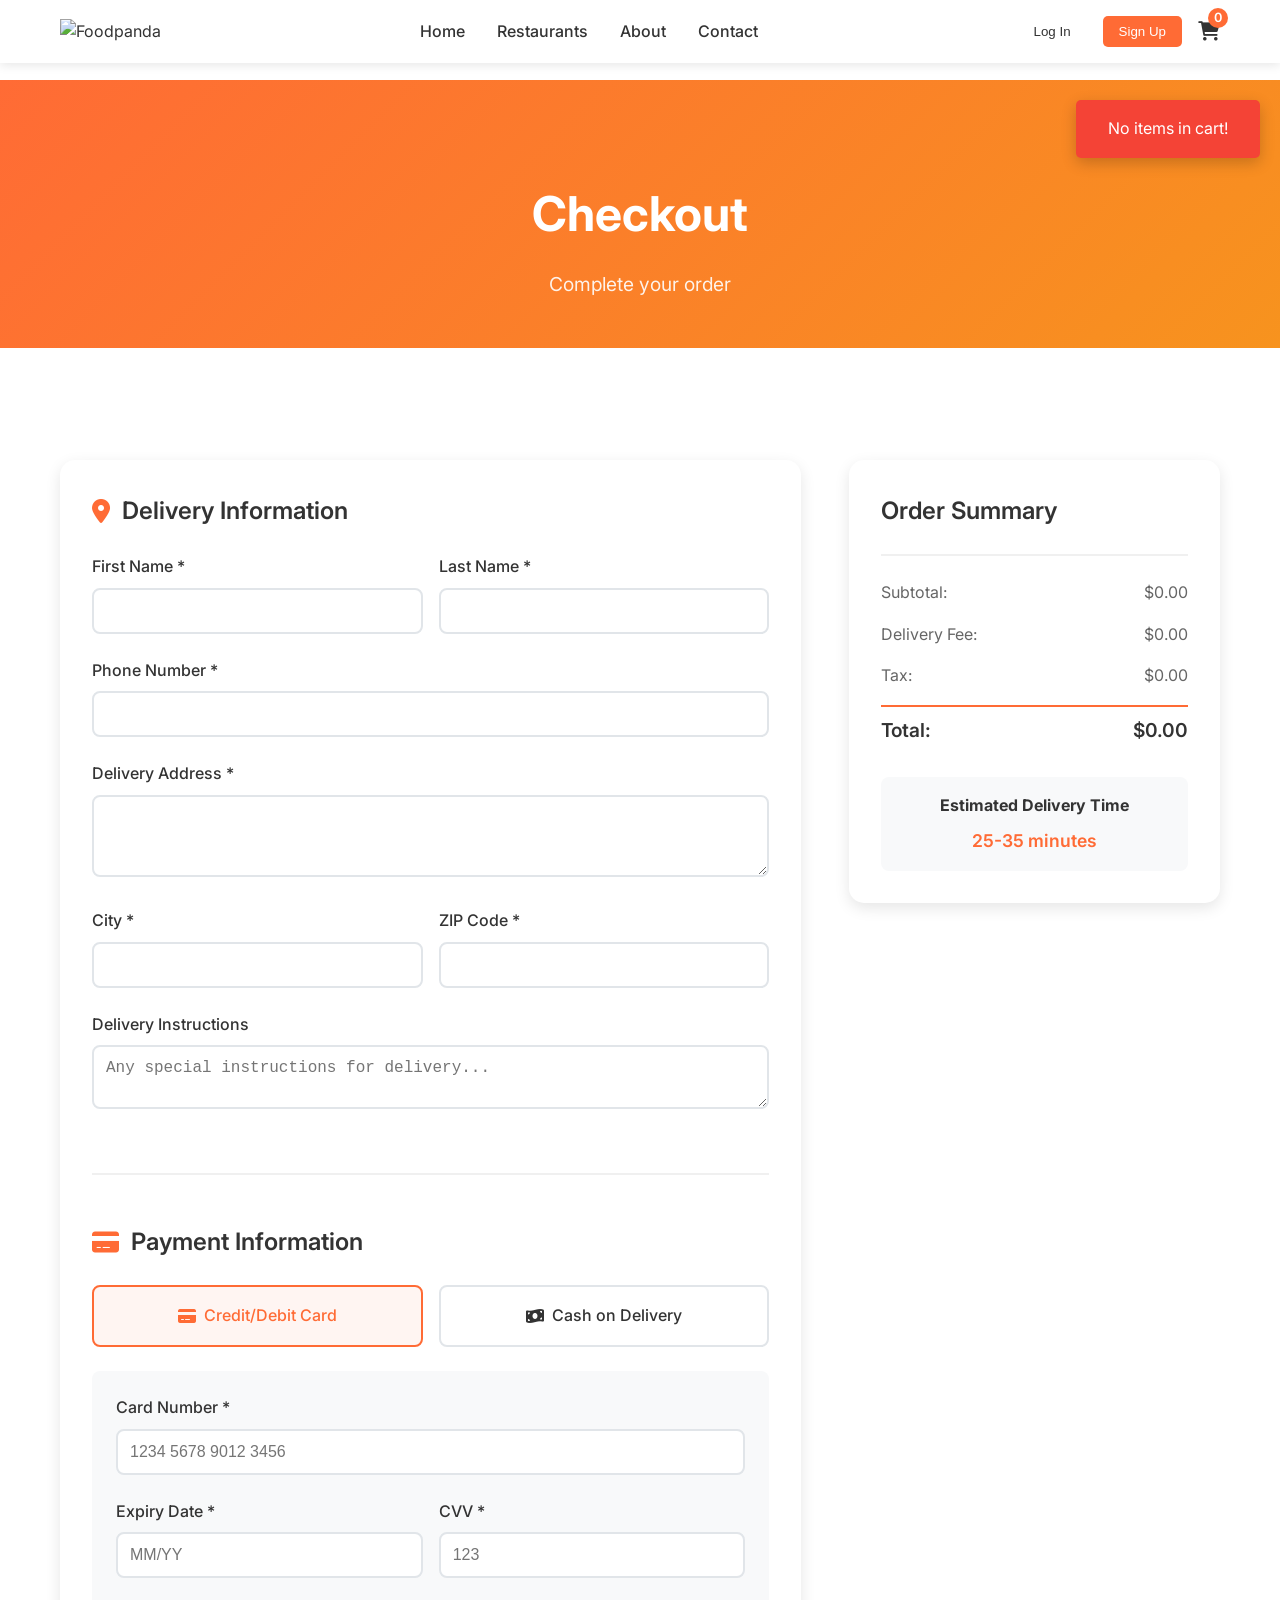
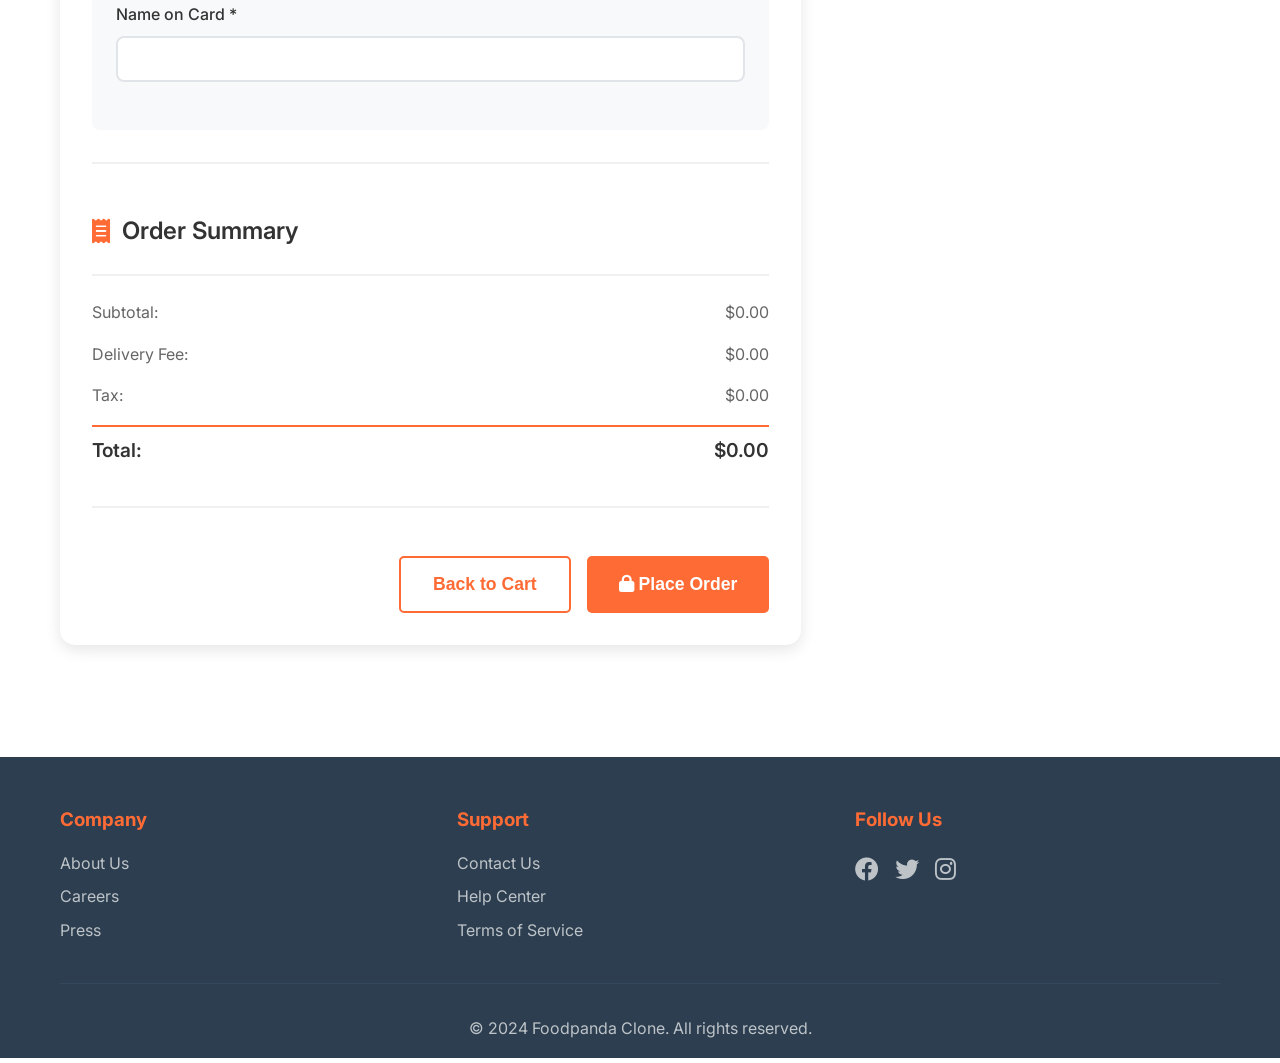
<file: pages/checkout.html>
<!DOCTYPE html>
<html lang="en">
<head>
    <meta charset="UTF-8">
    <meta name="viewport" content="width=device-width, initial-scale=1.0">
    <title>Checkout - Foodpanda</title>
    <link rel="stylesheet" href="../css/main.css">
    <link rel="stylesheet" href="../css/checkout.css">
    <link href="https://cdnjs.cloudflare.com/ajax/libs/font-awesome/6.0.0/css/all.min.css" rel="stylesheet">
    <link href="https://fonts.googleapis.com/css2?family=Inter:wght@300;400;500;600;700&display=swap" rel="stylesheet">
</head>
<body>
    <!-- Header -->
    <header class="header">
        <nav class="navbar">
            <div class="nav-container">
                <div class="nav-brand">
                    <img src="../images/logo.png" alt="Foodpanda" class="logo">
                </div>
                <div class="nav-menu">
                    <ul class="nav-list">
                        <li><a href="../index.html" class="nav-link">Home</a></li>
                        <li><a href="restaurants.html" class="nav-link">Restaurants</a></li>
                        <li><a href="about.html" class="nav-link">About</a></li>
                        <li><a href="contact.html" class="nav-link">Contact</a></li>
                    </ul>
                </div>
                <div class="nav-actions">
                    <button class="btn-login" onclick="location.href='login.html'">Log In</button>
                    <button class="btn-signup" onclick="location.href='signup.html'">Sign Up</button>
                    <div class="cart-icon" onclick="location.href='cart.html'">
                        <i class="fas fa-shopping-cart"></i>
                        <span class="cart-count">0</span>
                    </div>
                </div>
                <div class="mobile-menu-toggle">
                    <i class="fas fa-bars"></i>
                </div>
            </div>
        </nav>
    </header>

    <!-- Page Header -->
    <section class="page-header">
        <div class="container">
            <h1>Checkout</h1>
            <p>Complete your order</p>
        </div>
    </section>

    <!-- Checkout Content -->
    <section class="checkout-section">
        <div class="container">
            <div class="checkout-layout">
                <!-- Checkout Form -->
                <div class="checkout-form-section">
                    <form class="checkout-form" id="checkoutForm">
                        <!-- Delivery Information -->
                        <div class="form-section">
                            <h2>
                                <i class="fas fa-map-marker-alt"></i>
                                Delivery Information
                            </h2>
                            
                            <div class="form-row">
                                <div class="form-group">
                                    <label for="firstName" class="form-label">First Name *</label>
                                    <input type="text" id="firstName" name="firstName" class="form-input" required>
                                </div>
                                <div class="form-group">
                                    <label for="lastName" class="form-label">Last Name *</label>
                                    <input type="text" id="lastName" name="lastName" class="form-input" required>
                                </div>
                            </div>
                            
                            <div class="form-group">
                                <label for="phone" class="form-label">Phone Number *</label>
                                <input type="tel" id="phone" name="phone" class="form-input" required>
                            </div>
                            
                            <div class="form-group">
                                <label for="address" class="form-label">Delivery Address *</label>
                                <textarea id="address" name="address" class="form-input" rows="3" required></textarea>
                            </div>
                            
                            <div class="form-row">
                                <div class="form-group">
                                    <label for="city" class="form-label">City *</label>
                                    <input type="text" id="city" name="city" class="form-input" required>
                                </div>
                                <div class="form-group">
                                    <label for="zipCode" class="form-label">ZIP Code *</label>
                                    <input type="text" id="zipCode" name="zipCode" class="form-input" required>
                                </div>
                            </div>
                            
                            <div class="form-group">
                                <label for="deliveryInstructions" class="form-label">Delivery Instructions</label>
                                <textarea id="deliveryInstructions" name="deliveryInstructions" class="form-input" rows="2" placeholder="Any special instructions for delivery..."></textarea>
                            </div>
                        </div>
                        
                        <!-- Payment Information -->
                        <div class="form-section">
                            <h2>
                                <i class="fas fa-credit-card"></i>
                                Payment Information
                            </h2>
                            
                            <div class="payment-methods">
                                <div class="payment-option">
                                    <input type="radio" id="card" name="paymentMethod" value="card" checked>
                                    <label for="card" class="payment-label">
                                        <i class="fas fa-credit-card"></i>
                                        Credit/Debit Card
                                    </label>
                                </div>
                                <div class="payment-option">
                                    <input type="radio" id="cash" name="paymentMethod" value="cash">
                                    <label for="cash" class="payment-label">
                                        <i class="fas fa-money-bill-wave"></i>
                                        Cash on Delivery
                                    </label>
                                </div>
                            </div>
                            
                            <div class="card-details" id="cardDetails">
                                <div class="form-group">
                                    <label for="cardNumber" class="form-label">Card Number *</label>
                                    <input type="text" id="cardNumber" name="cardNumber" class="form-input" placeholder="1234 5678 9012 3456">
                                </div>
                                
                                <div class="form-row">
                                    <div class="form-group">
                                        <label for="expiryDate" class="form-label">Expiry Date *</label>
                                        <input type="text" id="expiryDate" name="expiryDate" class="form-input" placeholder="MM/YY">
                                    </div>
                                    <div class="form-group">
                                        <label for="cvv" class="form-label">CVV *</label>
                                        <input type="text" id="cvv" name="cvv" class="form-input" placeholder="123">
                                    </div>
                                </div>
                                
                                <div class="form-group">
                                    <label for="cardName" class="form-label">Name on Card *</label>
                                    <input type="text" id="cardName" name="cardName" class="form-input">
                                </div>
                            </div>
                        </div>
                        
                        <!-- Order Summary -->
                        <div class="form-section">
                            <h2>
                                <i class="fas fa-receipt"></i>
                                Order Summary
                            </h2>
                            
                            <div class="order-items" id="orderItems">
                                <!-- Order items will be loaded here -->
                            </div>
                            
                            <div class="order-totals">
                                <div class="total-row">
                                    <span>Subtotal:</span>
                                    <span id="subtotal">$0.00</span>
                                </div>
                                <div class="total-row">
                                    <span>Delivery Fee:</span>
                                    <span id="deliveryFee">$0.00</span>
                                </div>
                                <div class="total-row">
                                    <span>Tax:</span>
                                    <span id="tax">$0.00</span>
                                </div>
                                <div class="total-row total">
                                    <span>Total:</span>
                                    <span id="total">$0.00</span>
                                </div>
                            </div>
                        </div>
                        
                        <!-- Submit Button -->
                        <div class="form-actions">
                            <button type="button" class="btn btn-secondary" onclick="location.href='cart.html'">
                                Back to Cart
                            </button>
                            <button type="submit" class="btn btn-primary">
                                <i class="fas fa-lock"></i>
                                Place Order
                            </button>
                        </div>
                    </form>
                </div>
                
                <!-- Order Summary Sidebar -->
                <div class="order-summary-sidebar">
                    <div class="summary-card">
                        <h3>Order Summary</h3>
                        
                        <div class="summary-items" id="summaryItems">
                            <!-- Summary items will be loaded here -->
                        </div>
                        
                        <div class="summary-totals">
                            <div class="summary-row">
                                <span>Subtotal:</span>
                                <span id="summarySubtotal">$0.00</span>
                            </div>
                            <div class="summary-row">
                                <span>Delivery Fee:</span>
                                <span id="summaryDeliveryFee">$0.00</span>
                            </div>
                            <div class="summary-row">
                                <span>Tax:</span>
                                <span id="summaryTax">$0.00</span>
                            </div>
                            <div class="summary-row total">
                                <span>Total:</span>
                                <span id="summaryTotal">$0.00</span>
                            </div>
                        </div>
                        
                        <div class="delivery-info">
                            <h4>Estimated Delivery Time</h4>
                            <p id="deliveryTime">25-35 minutes</p>
                        </div>
                    </div>
                </div>
            </div>
        </div>
    </section>

    <!-- Footer -->
    <footer class="footer">
        <div class="container">
            <div class="footer-content">
                <div class="footer-section">
                    <h3>Company</h3>
                    <ul>
                        <li><a href="about.html">About Us</a></li>
                        <li><a href="#">Careers</a></li>
                        <li><a href="#">Press</a></li>
                    </ul>
                </div>
                <div class="footer-section">
                    <h3>Support</h3>
                    <ul>
                        <li><a href="contact.html">Contact Us</a></li>
                        <li><a href="#">Help Center</a></li>
                        <li><a href="#">Terms of Service</a></li>
                    </ul>
                </div>
                <div class="footer-section">
                    <h3>Follow Us</h3>
                    <div class="social-links">
                        <a href="#"><i class="fab fa-facebook"></i></a>
                        <a href="#"><i class="fab fa-twitter"></i></a>
                        <a href="#"><i class="fab fa-instagram"></i></a>
                    </div>
                </div>
            </div>
            <div class="footer-bottom">
                <p>&copy; 2024 Foodpanda Clone. All rights reserved.</p>
            </div>
        </div>
    </footer>

    <script src="../js/main.js"></script>
    <script src="../js/checkout.js"></script>
</body>
</html>
</file>
<file: css/main.css>
/* Main CSS - Global Styles */
* {
    margin: 0;
    padding: 0;
    box-sizing: border-box;
}

body {
    font-family: 'Inter', sans-serif;
    line-height: 1.6;
    color: #333;
    background-color: #fff;
}

.container {
    max-width: 1200px;
    margin: 0 auto;
    padding: 0 20px;
}

/* Header Styles */
.header {
    background: #fff;
    box-shadow: 0 2px 10px rgba(0,0,0,0.1);
    position: fixed;
    top: 0;
    left: 0;
    right: 0;
    z-index: 1000;
}

.navbar {
    padding: 1rem 0;
}

.nav-container {
    max-width: 1200px;
    margin: 0 auto;
    padding: 0 20px;
    display: flex;
    justify-content: space-between;
    align-items: center;
}

.logo {
    height: 40px;
}

.nav-list {
    display: flex;
    list-style: none;
    gap: 2rem;
}

.nav-link {
    text-decoration: none;
    color: #333;
    font-weight: 500;
    transition: color 0.3s;
}

.nav-link:hover,
.nav-link.active {
    color: #ff6b35;
}

.nav-actions {
    display: flex;
    align-items: center;
    gap: 1rem;
}

.btn-login,
.btn-signup {
    padding: 0.5rem 1rem;
    border: none;
    border-radius: 5px;
    font-weight: 500;
    cursor: pointer;
    transition: all 0.3s;
}

.btn-login {
    background: transparent;
    color: #333;
}

.btn-signup {
    background: #ff6b35;
    color: white;
}

.btn-signup:hover {
    background: #e55a2b;
}

.cart-icon {
    position: relative;
    cursor: pointer;
    font-size: 1.2rem;
    color: #333;
}

.cart-count {
    position: absolute;
    top: -8px;
    right: -8px;
    background: #ff6b35;
    color: white;
    border-radius: 50%;
    width: 20px;
    height: 20px;
    display: flex;
    align-items: center;
    justify-content: center;
    font-size: 0.8rem;
    font-weight: 600;
}

.mobile-menu-toggle {
    display: none;
    font-size: 1.5rem;
    cursor: pointer;
}

/* Button Styles */
.btn {
    padding: 0.75rem 1.5rem;
    border: none;
    border-radius: 5px;
    font-weight: 500;
    cursor: pointer;
    transition: all 0.3s;
    text-decoration: none;
    display: inline-block;
    text-align: center;
}

.btn-primary {
    background: #ff6b35;
    color: white;
}

.btn-primary:hover {
    background: #e55a2b;
}

.btn-secondary {
    background: transparent;
    color: #ff6b35;
    border: 2px solid #ff6b35;
}

.btn-secondary:hover {
    background: #ff6b35;
    color: white;
}

/* Section Styles */
section {
    padding: 4rem 0;
}

.section-title {
    text-align: center;
    font-size: 2.5rem;
    font-weight: 700;
    margin-bottom: 3rem;
    color: #333;
}

/* Card Styles */
.card {
    background: white;
    border-radius: 10px;
    box-shadow: 0 5px 15px rgba(0,0,0,0.1);
    overflow: hidden;
    transition: transform 0.3s, box-shadow 0.3s;
}

.card:hover {
    transform: translateY(-5px);
    box-shadow: 0 10px 25px rgba(0,0,0,0.15);
}

/* Grid Styles */
.grid {
    display: grid;
    gap: 2rem;
}

.grid-2 {
    grid-template-columns: repeat(auto-fit, minmax(300px, 1fr));
}

.grid-3 {
    grid-template-columns: repeat(auto-fit, minmax(250px, 1fr));
}

.grid-4 {
    grid-template-columns: repeat(auto-fit, minmax(200px, 1fr));
}

/* Form Styles */
.form-group {
    margin-bottom: 1rem;
}

.form-label {
    display: block;
    margin-bottom: 0.5rem;
    font-weight: 500;
    color: #333;
}

.form-input {
    width: 100%;
    padding: 0.75rem;
    border: 2px solid #e1e5e9;
    border-radius: 5px;
    font-size: 1rem;
    transition: border-color 0.3s;
}

.form-input:focus {
    outline: none;
    border-color: #ff6b35;
}

/* Footer Styles */
.footer {
    background: #2c3e50;
    color: white;
    padding: 3rem 0 1rem;
}

.footer-content {
    display: grid;
    grid-template-columns: repeat(auto-fit, minmax(250px, 1fr));
    gap: 2rem;
    margin-bottom: 2rem;
}

.footer-section h3 {
    margin-bottom: 1rem;
    color: #ff6b35;
}

.footer-section ul {
    list-style: none;
}

.footer-section ul li {
    margin-bottom: 0.5rem;
}

.footer-section a {
    color: #bdc3c7;
    text-decoration: none;
    transition: color 0.3s;
}

.footer-section a:hover {
    color: #ff6b35;
}

.social-links {
    display: flex;
    gap: 1rem;
}

.social-links a {
    font-size: 1.5rem;
    color: #bdc3c7;
    transition: color 0.3s;
}

.social-links a:hover {
    color: #ff6b35;
}

.footer-bottom {
    text-align: center;
    padding-top: 2rem;
    border-top: 1px solid #34495e;
    color: #bdc3c7;
}

/* Responsive Design */
@media (max-width: 768px) {
    .nav-menu {
        display: none;
    }
    
    .mobile-menu-toggle {
        display: block;
    }
    
    .nav-actions {
        gap: 0.5rem;
    }
    
    .btn-login,
    .btn-signup {
        padding: 0.4rem 0.8rem;
        font-size: 0.9rem;
    }
    
    .section-title {
        font-size: 2rem;
    }
    
    section {
        padding: 2rem 0;
    }
}

@media (max-width: 480px) {
    .container {
        padding: 0 15px;
    }
    
    .nav-container {
        padding: 0 15px;
    }
    
    .section-title {
        font-size: 1.8rem;
    }
}

/* Utility Classes */
.text-center {
    text-align: center;
}

.text-left {
    text-align: left;
}

.text-right {
    text-align: right;
}

.mb-1 { margin-bottom: 0.5rem; }
.mb-2 { margin-bottom: 1rem; }
.mb-3 { margin-bottom: 1.5rem; }
.mb-4 { margin-bottom: 2rem; }

.mt-1 { margin-top: 0.5rem; }
.mt-2 { margin-top: 1rem; }
.mt-3 { margin-top: 1.5rem; }
.mt-4 { margin-top: 2rem; }

.hidden {
    display: none;
}

.visible {
    display: block;
}

/* Loading Animation */
.loading {
    display: inline-block;
    width: 20px;
    height: 20px;
    border: 3px solid #f3f3f3;
    border-top: 3px solid #ff6b35;
    border-radius: 50%;
    animation: spin 1s linear infinite;
}

@keyframes spin {
    0% { transform: rotate(0deg); }
    100% { transform: rotate(360deg); }
}
</file>
<file: css/checkout.css>
/* Checkout Page Specific Styles */

/* Page Header */
.page-header {
    background: linear-gradient(135deg, #ff6b35 0%, #f7931e 100%);
    color: white;
    padding: 6rem 0 3rem;
    margin-top: 80px;
    text-align: center;
}

.page-header h1 {
    font-size: 3rem;
    font-weight: 700;
    margin-bottom: 1rem;
}

.page-header p {
    font-size: 1.2rem;
    opacity: 0.9;
}

/* Checkout Layout */
.checkout-layout {
    display: grid;
    grid-template-columns: 2fr 1fr;
    gap: 3rem;
    padding: 3rem 0;
}

/* Checkout Form */
.checkout-form-section {
    background: white;
    border-radius: 15px;
    padding: 2rem;
    box-shadow: 0 5px 15px rgba(0,0,0,0.1);
}

.form-section {
    margin-bottom: 3rem;
    padding-bottom: 2rem;
    border-bottom: 2px solid #f0f0f0;
}

.form-section:last-child {
    border-bottom: none;
    margin-bottom: 0;
}

.form-section h2 {
    font-size: 1.5rem;
    font-weight: 600;
    margin-bottom: 1.5rem;
    color: #333;
    display: flex;
    align-items: center;
    gap: 0.75rem;
}

.form-section h2 i {
    color: #ff6b35;
}

.form-row {
    display: grid;
    grid-template-columns: 1fr 1fr;
    gap: 1rem;
}

.form-group {
    margin-bottom: 1.5rem;
}

.form-label {
    display: block;
    margin-bottom: 0.5rem;
    font-weight: 500;
    color: #333;
}

.form-input {
    width: 100%;
    padding: 0.75rem;
    border: 2px solid #e1e5e9;
    border-radius: 8px;
    font-size: 1rem;
    transition: border-color 0.3s;
}

.form-input:focus {
    outline: none;
    border-color: #ff6b35;
}

.form-input.error {
    border-color: #f44336;
    box-shadow: 0 0 0 2px rgba(244, 67, 54, 0.2);
}

/* Payment Methods */
.payment-methods {
    display: flex;
    gap: 1rem;
    margin-bottom: 1.5rem;
}

.payment-option {
    flex: 1;
}

.payment-option input[type="radio"] {
    display: none;
}

.payment-label {
    display: flex;
    align-items: center;
    justify-content: center;
    gap: 0.5rem;
    padding: 1rem;
    border: 2px solid #e1e5e9;
    border-radius: 8px;
    cursor: pointer;
    transition: all 0.3s;
    font-weight: 500;
}

.payment-option input[type="radio"]:checked + .payment-label {
    border-color: #ff6b35;
    background: #fff5f2;
    color: #ff6b35;
}

.card-details {
    margin-top: 1.5rem;
    padding: 1.5rem;
    background: #f8f9fa;
    border-radius: 8px;
}

/* Order Items */
.order-items {
    margin-bottom: 1.5rem;
}

.order-item {
    display: flex;
    justify-content: space-between;
    align-items: center;
    padding: 0.75rem 0;
    border-bottom: 1px solid #f0f0f0;
}

.order-item:last-child {
    border-bottom: none;
}

.order-item-name {
    font-weight: 500;
    color: #333;
}

.order-item-quantity {
    color: #666;
    font-size: 0.9rem;
}

.order-item-price {
    font-weight: 600;
    color: #ff6b35;
}

.order-totals {
    border-top: 2px solid #f0f0f0;
    padding-top: 1rem;
}

.total-row {
    display: flex;
    justify-content: space-between;
    align-items: center;
    padding: 0.5rem 0;
    color: #666;
}

.total-row.total {
    font-size: 1.2rem;
    font-weight: 600;
    color: #333;
    border-top: 2px solid #ff6b35;
    margin-top: 0.5rem;
    padding-top: 0.5rem;
}

/* Form Actions */
.form-actions {
    display: flex;
    gap: 1rem;
    justify-content: flex-end;
    margin-top: 2rem;
}

.form-actions .btn {
    padding: 1rem 2rem;
    font-size: 1.1rem;
    font-weight: 600;
}

/* Order Summary Sidebar */
.order-summary-sidebar {
    position: sticky;
    top: 100px;
}

.summary-card {
    background: white;
    border-radius: 15px;
    padding: 2rem;
    box-shadow: 0 5px 15px rgba(0,0,0,0.1);
}

.summary-card h3 {
    font-size: 1.5rem;
    font-weight: 600;
    margin-bottom: 1.5rem;
    color: #333;
}

.summary-items {
    margin-bottom: 1.5rem;
}

.summary-item {
    display: flex;
    justify-content: space-between;
    align-items: center;
    padding: 0.5rem 0;
    border-bottom: 1px solid #f0f0f0;
}

.summary-item:last-child {
    border-bottom: none;
}

.summary-item-name {
    font-weight: 500;
    color: #333;
}

.summary-item-details {
    color: #666;
    font-size: 0.9rem;
}

.summary-item-price {
    font-weight: 600;
    color: #ff6b35;
}

.summary-totals {
    border-top: 2px solid #f0f0f0;
    padding-top: 1rem;
    margin-bottom: 1.5rem;
}

.summary-row {
    display: flex;
    justify-content: space-between;
    align-items: center;
    padding: 0.5rem 0;
    color: #666;
}

.summary-row.total {
    font-size: 1.2rem;
    font-weight: 600;
    color: #333;
    border-top: 2px solid #ff6b35;
    margin-top: 0.5rem;
    padding-top: 0.5rem;
}

.delivery-info {
    background: #f8f9fa;
    padding: 1rem;
    border-radius: 8px;
    text-align: center;
}

.delivery-info h4 {
    color: #333;
    margin-bottom: 0.5rem;
}

.delivery-info p {
    color: #ff6b35;
    font-weight: 600;
    font-size: 1.1rem;
}

/* Responsive Design */
@media (max-width: 768px) {
    .page-header h1 {
        font-size: 2.5rem;
    }
    
    .page-header p {
        font-size: 1rem;
    }
    
    .checkout-layout {
        grid-template-columns: 1fr;
        gap: 2rem;
    }
    
    .checkout-form-section {
        padding: 1.5rem;
    }
    
    .form-row {
        grid-template-columns: 1fr;
    }
    
    .payment-methods {
        flex-direction: column;
    }
    
    .form-actions {
        flex-direction: column;
    }
    
    .form-actions .btn {
        width: 100%;
    }
}

@media (max-width: 480px) {
    .page-header {
        padding: 5rem 0 2rem;
    }
    
    .page-header h1 {
        font-size: 2rem;
    }
    
    .checkout-form-section {
        padding: 1rem;
    }
    
    .summary-card {
        padding: 1.5rem;
    }
}
</file>
